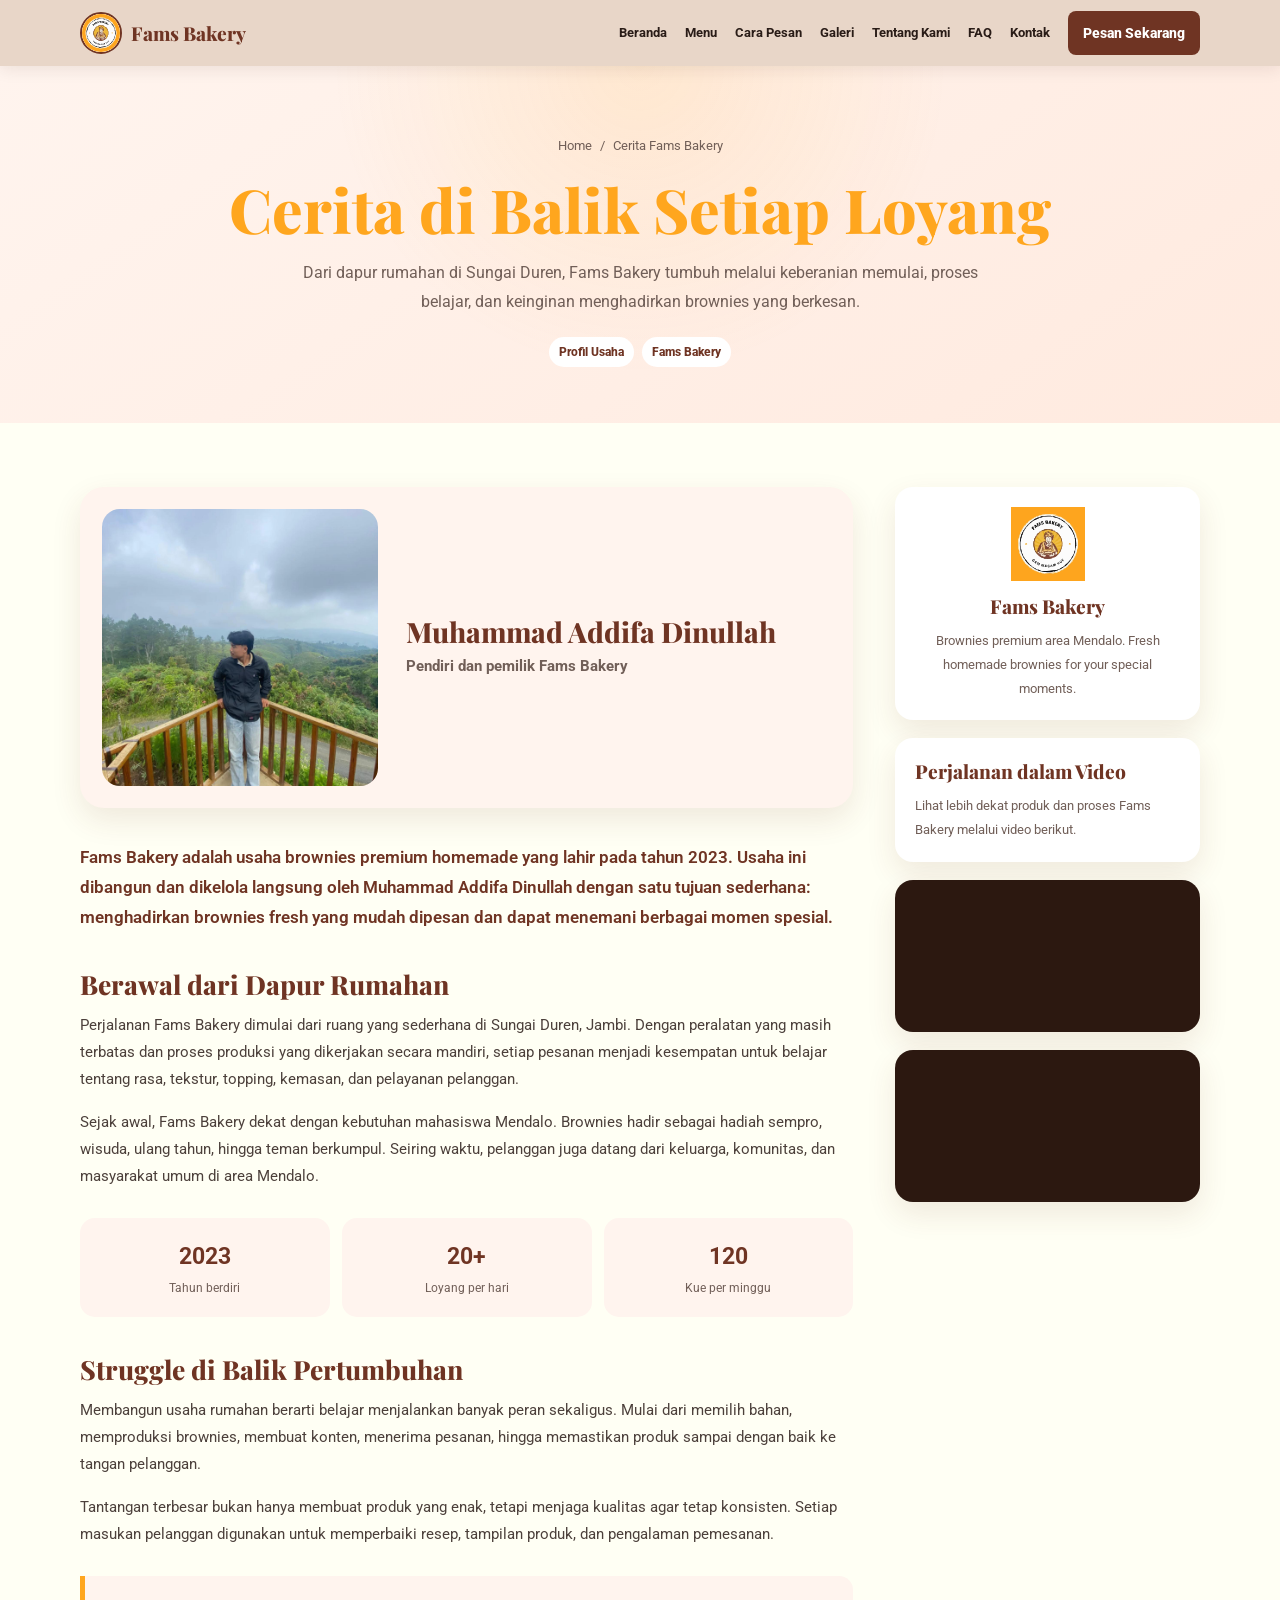
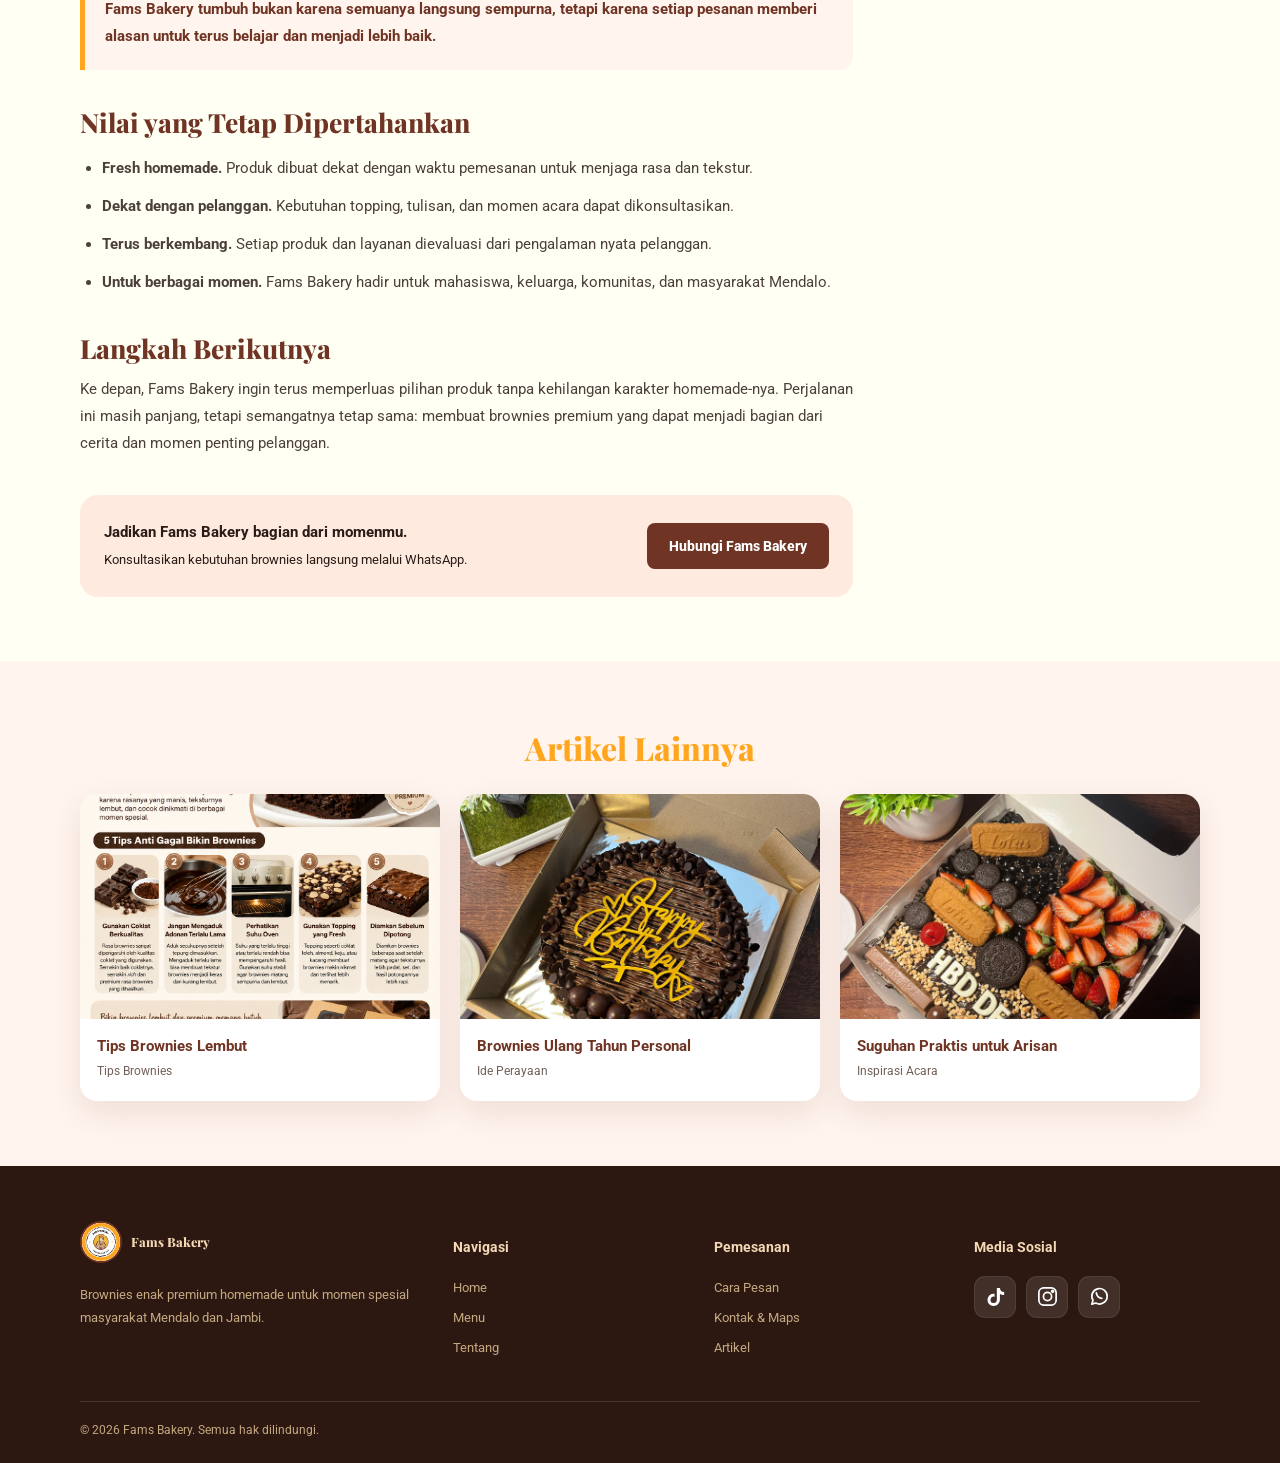
<file: artikel.html>
<!DOCTYPE html>
<html lang="id">

<head>
  <meta charset="UTF-8">
  <meta name="viewport" content="width=device-width,initial-scale=1.0">
  <title>Cerita di Balik Fams Bakery</title>
  <meta name="description" content="Mengenal perjalanan Muhammad Addifa Dinullah membangun Fams Bakery dari dapur rumahan hingga menjadi brownies premium favorit masyarakat Mendalo.">
  <link rel="icon" href="img/Logo-usaha.svg" type="image/svg+xml">
  <link rel="preconnect" href="https://fonts.googleapis.com">
  <link rel="preconnect" href="https://fonts.gstatic.com" crossorigin>
  <link href="https://fonts.googleapis.com/css2?family=Playfair+Display:wght@700;800&family=Roboto:wght@400;500;600;700;900&display=swap" rel="stylesheet">
  <link rel="stylesheet" href="css/article.css">
</head>

<body>
  <nav class="navbar" aria-label="Navigasi utama">
    <div class="container nav-inner">
      <a class="brand" href="index.html#hero"><span class="brand-mark"><img src="img/Logo-usaha.svg" alt="Logo Fams Bakery"></span><span>Fams Bakery</span></a>
      <div class="desktop-nav"><a href="index.html#hero">Beranda</a><a href="index.html#catalog">Menu</a><a href="index.html#how-to-order">Cara Pesan</a><a href="index.html#gallery">Galeri</a><a href="index.html#about">Tentang Kami</a><a href="index.html#faq">FAQ</a><a href="index.html#contact">Kontak</a><a class="btn btn-primary nav-cta" href="https://wa.me/6282315490337" target="_blank" rel="noopener noreferrer">Pesan Sekarang</a></div>
      <button class="menu-toggle" type="button" aria-label="Buka menu" aria-expanded="false" aria-controls="mobile-menu"><span></span><span></span><span></span></button>
    </div>
    <div class="mobile-menu" id="mobile-menu"><a href="index.html#hero">Beranda</a><a href="index.html#catalog">Menu</a><a href="index.html#how-to-order">Cara Pesan</a><a href="index.html#gallery">Galeri</a><a href="index.html#about">Tentang Kami</a><a href="index.html#faq">FAQ</a><a href="index.html#contact">Kontak</a><a class="btn btn-primary" href="https://wa.me/6282315490337" target="_blank" rel="noopener noreferrer">Pesan Sekarang</a></div>
  </nav>

  <header class="article-hero business-hero">
    <div class="container">
      <div class="breadcrumb"><a href="index.html">Home</a><span>/</span><span>Cerita Fams Bakery</span></div>
      <h1>Cerita di Balik Setiap Loyang</h1>
      <p>Dari dapur rumahan di Sungai Duren, Fams Bakery tumbuh melalui keberanian memulai, proses belajar, dan keinginan menghadirkan brownies yang berkesan.</p>
      <div class="article-meta"><span>Profil Usaha</span><span>Fams Bakery</span></div>
    </div>
  </header>

  <main>
    <div class="container article-layout">
      <article class="article-content">
        <figure class="owner-feature">
          <img src="img/owner.jpeg" alt="Muhammad Addifa Dinullah, owner Fams Bakery">
          <figcaption><strong>Muhammad Addifa Dinullah</strong><span>Pendiri dan pemilik Fams Bakery</span></figcaption>
        </figure>

        <p class="article-lead">Fams Bakery adalah usaha brownies premium homemade yang lahir pada tahun 2023. Usaha ini dibangun dan dikelola langsung oleh Muhammad Addifa Dinullah dengan satu tujuan sederhana: menghadirkan brownies fresh yang mudah dipesan dan dapat menemani berbagai momen spesial.</p>

        <h2>Berawal dari Dapur Rumahan</h2>
        <p>Perjalanan Fams Bakery dimulai dari ruang yang sederhana di Sungai Duren, Jambi. Dengan peralatan yang masih terbatas dan proses produksi yang dikerjakan secara mandiri, setiap pesanan menjadi kesempatan untuk belajar tentang rasa, tekstur, topping, kemasan, dan pelayanan pelanggan.</p>
        <p>Sejak awal, Fams Bakery dekat dengan kebutuhan mahasiswa Mendalo. Brownies hadir sebagai hadiah sempro, wisuda, ulang tahun, hingga teman berkumpul. Seiring waktu, pelanggan juga datang dari keluarga, komunitas, dan masyarakat umum di area Mendalo.</p>

        <div class="business-stats">
          <div><strong>2023</strong><span>Tahun berdiri</span></div>
          <div><strong>20+</strong><span>Loyang per hari</span></div>
          <div><strong>120</strong><span>Kue per minggu</span></div>
        </div>

        <h2>Struggle di Balik Pertumbuhan</h2>
        <p>Membangun usaha rumahan berarti belajar menjalankan banyak peran sekaligus. Mulai dari memilih bahan, memproduksi brownies, membuat konten, menerima pesanan, hingga memastikan produk sampai dengan baik ke tangan pelanggan.</p>
        <p>Tantangan terbesar bukan hanya membuat produk yang enak, tetapi menjaga kualitas agar tetap konsisten. Setiap masukan pelanggan digunakan untuk memperbaiki resep, tampilan produk, dan pengalaman pemesanan.</p>

        <div class="callout">Fams Bakery tumbuh bukan karena semuanya langsung sempurna, tetapi karena setiap pesanan memberi alasan untuk terus belajar dan menjadi lebih baik.</div>

        <h2>Nilai yang Tetap Dipertahankan</h2>
        <ul>
          <li><strong>Fresh homemade.</strong> Produk dibuat dekat dengan waktu pemesanan untuk menjaga rasa dan tekstur.</li>
          <li><strong>Dekat dengan pelanggan.</strong> Kebutuhan topping, tulisan, dan momen acara dapat dikonsultasikan.</li>
          <li><strong>Terus berkembang.</strong> Setiap produk dan layanan dievaluasi dari pengalaman nyata pelanggan.</li>
          <li><strong>Untuk berbagai momen.</strong> Fams Bakery hadir untuk mahasiswa, keluarga, komunitas, dan masyarakat Mendalo.</li>
        </ul>

        <h2>Langkah Berikutnya</h2>
        <p>Ke depan, Fams Bakery ingin terus memperluas pilihan produk tanpa kehilangan karakter homemade-nya. Perjalanan ini masih panjang, tetapi semangatnya tetap sama: membuat brownies premium yang dapat menjadi bagian dari cerita dan momen penting pelanggan.</p>

        <div class="article-cta">
          <div><strong>Jadikan Fams Bakery bagian dari momenmu.</strong><br><small>Konsultasikan kebutuhan brownies langsung melalui WhatsApp.</small></div>
          <a class="btn btn-primary" href="https://wa.me/6282315490337" target="_blank" rel="noopener noreferrer">Hubungi Fams Bakery</a>
        </div>
      </article>

      <aside class="article-sidebar">
        <div class="sidebar-card owner-summary">
          <img src="img/Logo-usaha.svg" alt="Logo Fams Bakery">
          <h2>Fams Bakery</h2>
          <p>Brownies premium area Mendalo. Fresh homemade brownies for your special moments.</p>
        </div>
        <div class="sidebar-card"><h2>Perjalanan dalam Video</h2><p>Lihat lebih dekat produk dan proses Fams Bakery melalui video berikut.</p></div>
        <div class="side-video"><video autoplay muted loop playsinline preload="metadata"><source src="Video1.mp4" type="video/mp4"></video></div>
        <div class="side-video"><video autoplay muted loop playsinline preload="metadata"><source src="Video2.mp4" type="video/mp4"></video></div>
      </aside>
    </div>
  </main>

  <section class="related">
    <div class="container">
      <h2>Artikel Lainnya</h2>
      <div class="related-grid">
        <a class="related-card" href="artikel-tips.html"><img src="img/Artikel 1.png" alt=""><div><strong>Tips Brownies Lembut</strong><span>Tips Brownies</span></div></a>
        <a class="related-card" href="artikel-ulang-tahun.html"><img src="img/HBD.jpeg" alt=""><div><strong>Brownies Ulang Tahun Personal</strong><span>Ide Perayaan</span></div></a>
        <a class="related-card" href="artikel-arisan.html"><img src="img/Favs.jpeg" alt=""><div><strong>Suguhan Praktis untuk Arisan</strong><span>Inspirasi Acara</span></div></a>
      </div>
    </div>
  </section>

  <footer class="footer">
    <div class="container footer-grid">
      <div><a class="brand footer-brand" href="index.html#hero"><span class="brand-mark"><img src="img/Logo-usaha.svg" alt="Logo Fams Bakery"></span><span>Fams Bakery</span></a>
        <p>Brownies enak premium homemade untuk momen spesial masyarakat Mendalo dan Jambi.</p>
      </div>
      <div>
        <h3>Navigasi</h3><a href="index.html#hero">Home</a><a href="index.html#catalog">Menu</a><a href="index.html#about">Tentang</a>
      </div>
      <div>
        <h3>Pemesanan</h3><a href="index.html#how-to-order">Cara Pesan</a><a href="index.html#contact">Kontak & Maps</a><a href="artikel.html">Artikel</a>
      </div>
      <div>
        <h3>Media Sosial</h3>
        <div class="social-links"><a href="https://www.tiktok.com/@fams_baker_s" target="_blank" rel="noopener noreferrer" aria-label="TikTok Fams Bakery" title="TikTok"><svg viewBox="0 0 24 24" aria-hidden="true"><path d="M16.6 3c.3 2.6 1.8 4.1 4.4 4.3v3.1a8.2 8.2 0 0 1-4.4-1v6.1a6.5 6.5 0 1 1-5.6-6.4v3.2a3.3 3.3 0 1 0 2.4 3.2V3h3.2Z" /></svg></a><a href="https://www.instagram.com/fams.baker_s/" target="_blank" rel="noopener noreferrer" aria-label="Instagram Fams Bakery" title="Instagram"><svg viewBox="0 0 24 24" aria-hidden="true"><rect x="3" y="3" width="18" height="18" rx="5" /><circle cx="12" cy="12" r="4.25" /><circle cx="17.4" cy="6.6" r="1" /></svg></a><a href="https://wa.me/6282315490337" target="_blank" rel="noopener noreferrer" aria-label="WhatsApp Fams Bakery" title="WhatsApp"><svg viewBox="0 0 24 24" aria-hidden="true"><path d="M20 11.8a8 8 0 0 1-11.8 7L4 20l1.2-4.1A8 8 0 1 1 20 11.8Z" /><path d="M8.7 8.2c.4 3.4 2.3 5.3 5.7 5.8" /></svg></a></div>
      </div>
    </div>
    <div class="container footer-bottom">© 2026 Fams Bakery. Semua hak dilindungi.</div>
  </footer>
  <script>const t=document.querySelector('.menu-toggle'),m=document.querySelector('.mobile-menu');t.addEventListener('click',()=>{const o=m.classList.toggle('open');t.setAttribute('aria-expanded',String(o))});document.querySelectorAll('.mobile-menu a').forEach(a=>a.addEventListener('click',()=>{m.classList.remove('open');t.setAttribute('aria-expanded','false')}));</script>
</body>

</html>
</file>
<file: css/article.css>
:root {
    --cream: #fffff4;
    --alt: #fff4ee;
    --sand: #e8d5c6;
    --card: #ffeadf;
    --brown: #6f3423;
    --dark: #2c1810;
    --orange: #ffa61e;
    --text: #291c17;
    --muted: #715f58;
    --shadow: 0 12px 30px rgba(111, 52, 35, .11)
}

* {
    box-sizing: border-box;
    scroll-behavior: smooth
}

html {
    scroll-padding-top: 76px
}

body {
    margin: 0;
    overflow-x: hidden;
    background: var(--cream);
    color: var(--text);
    font: 400 15px/1.8 Roboto, sans-serif
}

img,
video {
    display: block;
    max-width: 100%
}

a {
    color: inherit;
    text-decoration: none
}

.container {
    width: min(1120px, calc(100% - 40px));
    margin: auto
}

.navbar {
    position: sticky;
    z-index: 50;
    top: 0;
    background: rgba(232, 213, 198, .96);
    box-shadow: 0 3px 16px rgba(44, 24, 16, .09);
    backdrop-filter: blur(12px)
}

.nav-inner {
    display: flex;
    min-height: 66px;
    align-items: center;
    justify-content: space-between;
    gap: 20px
}

.brand {
    display: inline-flex;
    align-items: center;
    gap: 9px;
    color: var(--brown);
    font: 800 1.2rem "Playfair Display", serif;
    white-space: nowrap
}

.brand-mark {
    display: grid;
    width: 42px;
    height: 42px;
    overflow: hidden;
    place-items: center;
    border: 2px solid var(--brown);
    border-radius: 50%;
    background: var(--cream)
}

.brand-mark img {
    width: 100%;
    height: 100%;
    object-fit: cover
}

.desktop-nav {
    display: flex;
    align-items: center;
    gap: 18px;
    font-size: .82rem;
    font-weight: 700
}

.menu-toggle {
    display: none;
    width: 42px;
    height: 42px;
    padding: 10px;
    border: 0;
    background: none
}

.menu-toggle span {
    display: block;
    height: 2px;
    margin: 5px;
    background: var(--brown)
}

.mobile-menu {
    display: none;
    padding: 8px 20px 20px
}

.mobile-menu.open {
    display: grid;
    gap: 7px
}

.mobile-menu a:not(.btn) {
    padding: 7px;
    font-weight: 700
}

.btn {
    display: inline-flex;
    min-height: 44px;
    align-items: center;
    justify-content: center;
    padding: 9px 20px;
    border: 2px solid transparent;
    border-radius: 8px;
    font-size: .86rem;
    font-weight: 800
}

.btn-primary {
    background: var(--brown);
    color: #fff
}

.btn-outline {
    border-color: var(--brown);
    color: var(--brown)
}

.nav-cta {
    padding: 7px 13px
}

.article-hero {
    padding: 68px 0 56px;
    background: linear-gradient(145deg, var(--alt), var(--card));
    text-align: center
}

.breadcrumb {
    display: flex;
    justify-content: center;
    gap: 8px;
    margin-bottom: 18px;
    color: var(--muted);
    font-size: .8rem
}

.article-hero h1 {
    max-width: 850px;
    margin: 0 auto 16px;
    color: var(--orange);
    font: 800 clamp(2rem, 5vw, 3.8rem)/1.12 "Playfair Display", serif
}

.article-hero p {
    max-width: 720px;
    margin: auto;
    color: var(--muted);
    font-size: 1rem
}

.article-meta {
    display: flex;
    flex-wrap: wrap;
    justify-content: center;
    gap: 8px;
    margin-top: 20px
}

.article-meta span {
    padding: 5px 10px;
    border-radius: 99px;
    background: #fff;
    color: var(--brown);
    font-size: .72rem;
    font-weight: 800
}

.article-layout {
    display: grid;
    grid-template-columns: minmax(0, 1.65fr) minmax(260px, .65fr);
    align-items: start;
    gap: 42px;
    padding: 64px 0
}

.article-content {
    min-width: 0
}

.article-cover {
    width: 100%;
    max-height: 480px;
    margin-bottom: 30px;
    border-radius: 22px;
    object-fit: cover;
    box-shadow: var(--shadow)
}

.tips-page .article-layout {
    grid-template-columns: minmax(0, 700px) minmax(240px, 280px);
    justify-content: center;
    gap: 36px
}

.tips-page .article-content {
    max-width: 700px
}

.tips-page .article-cover {
    width: auto;
    max-width: min(100%, 500px);
    max-height: 750px;
    margin: 0 auto 34px;
    object-fit: contain
}

.tips-page .article-content>p,
.tips-page .article-content>h2,
.tips-page .article-content>ol,
.tips-page .article-content>.callout,
.tips-page .article-content>.article-cta {
    max-width: 660px;
    margin-right: auto;
    margin-left: auto
}

.tips-page .side-video video {
    max-height: 400px
}

.article-content h2 {
    margin: 34px 0 10px;
    color: var(--brown);
    font: 800 1.65rem "Playfair Display", serif
}

.article-content h3 {
    margin: 25px 0 7px;
    color: var(--brown);
    font-size: 1.05rem
}

.article-content p {
    margin: 0 0 16px;
    color: #4c403b
}

.article-content ul,
.article-content ol {
    padding-left: 22px;
    color: #4c403b
}

.article-content li {
    margin-bottom: 11px
}

.callout {
    margin: 28px 0;
    padding: 20px;
    border-left: 5px solid var(--orange);
    border-radius: 0 14px 14px 0;
    background: var(--alt);
    color: var(--brown);
    font-weight: 700
}

.article-cta {
    display: flex;
    align-items: center;
    justify-content: space-between;
    gap: 20px;
    margin-top: 38px;
    padding: 24px;
    border-radius: 18px;
    background: var(--card)
}

.business-hero {
    background: radial-gradient(circle at 50% 0, rgba(255, 166, 30, .12), transparent 42%), linear-gradient(145deg, var(--alt), var(--card))
}

.owner-feature {
    display: grid;
    grid-template-columns: minmax(220px, .65fr) 1fr;
    align-items: center;
    gap: 28px;
    margin: 0 0 34px;
    padding: 22px;
    border-radius: 24px;
    background: var(--alt);
    box-shadow: var(--shadow)
}

.owner-feature img {
    width: 100%;
    aspect-ratio: 1;
    object-fit: cover;
    border-radius: 18px
}

.owner-feature figcaption {
    display: grid;
    gap: 5px
}

.owner-feature strong {
    color: var(--brown);
    font: 800 1.75rem/1.2 "Playfair Display", serif
}

.owner-feature span {
    color: var(--muted);
    font-weight: 700
}

.article-lead {
    color: var(--brown) !important;
    font-size: 1.05rem;
    font-weight: 600
}

.business-stats {
    display: grid;
    grid-template-columns: repeat(3, 1fr);
    gap: 12px;
    margin: 28px 0
}

.business-stats div {
    padding: 18px 10px;
    border-radius: 15px;
    background: var(--alt);
    text-align: center
}

.business-stats strong,
.business-stats span {
    display: block
}

.business-stats strong {
    color: var(--brown);
    font-size: 1.45rem
}

.business-stats span {
    color: var(--muted);
    font-size: .72rem
}

.owner-summary {
    text-align: center
}

.owner-summary img {
    width: 74px;
    height: 74px;
    margin: 0 auto 12px
}

.owner-summary h2 {
    margin-bottom: 4px
}

.article-sidebar {
    position: sticky;
    top: 90px;
    display: grid;
    gap: 18px
}

.sidebar-card {
    padding: 20px;
    border-radius: 18px;
    background: #fff;
    box-shadow: var(--shadow)
}

.sidebar-card h2 {
    margin: 0 0 10px;
    color: var(--brown);
    font: 800 1.2rem "Playfair Display", serif
}

.sidebar-card p {
    margin: 0;
    color: var(--muted);
    font-size: .82rem
}

.side-video {
    overflow: hidden;
    border-radius: 18px;
    background: var(--dark);
    box-shadow: var(--shadow)
}

.side-video video {
    width: 100%;
    max-height: 470px;
    object-fit: cover
}

.related {
    padding: 65px 0;
    background: var(--alt)
}

.related h2 {
    margin: 0 0 25px;
    color: var(--orange);
    font: 800 2rem "Playfair Display", serif;
    text-align: center
}

.related-grid {
    display: grid;
    grid-template-columns: repeat(3, 1fr);
    gap: 20px
}

.related-card {
    overflow: hidden;
    border-radius: 17px;
    background: #fff;
    box-shadow: var(--shadow)
}

.related-card img {
    width: 100%;
    aspect-ratio: 16/10;
    object-fit: cover
}

.related-card div {
    padding: 17px
}

.related-card strong {
    display: block;
    color: var(--brown);
    line-height: 1.4
}

.related-card span {
    color: var(--muted);
    font-size: .75rem
}

.footer {
    padding: 55px 0 22px;
    background: var(--dark);
    color: #f5e6d0
}

.footer-grid {
    display: grid;
    grid-template-columns: 1.5fr repeat(3, 1fr);
    gap: 35px
}

.footer-brand,
.footer .brand {
    color: #f5d8b5
}

.footer-grid p,
.footer-grid a {
    color: #c4a882;
    font-size: .8rem
}

.footer-grid>div>a:not(.brand) {
    display: block;
    margin: 7px 0
}

.footer-grid h3 {
    color: #f5d8b5;
    font-size: .9rem
}

.social-links {
    display: flex;
    gap: 10px
}

.social-links a {
    display: grid;
    width: 42px;
    height: 42px;
    place-items: center;
    border: 1px solid rgba(255, 255, 255, .08);
    border-radius: 11px;
    background: rgba(255, 255, 255, .1);
    color: #fff;
    transition: transform .2s ease, background .2s ease, border-color .2s ease
}

.social-links a:hover {
    transform: translateY(-2px);
    border-color: rgba(255, 166, 30, .5);
    background: rgba(255, 166, 30, .18)
}

.social-links svg {
    width: 23px;
    height: 23px;
    fill: none;
    stroke: #fff;
    stroke-width: 1.8;
    stroke-linecap: round;
    stroke-linejoin: round
}

.social-links a:first-child svg {
    fill: #fff;
    stroke: none
}

.footer-bottom {
    margin-top: 35px;
    padding-top: 18px;
    border-top: 1px solid rgba(255, 255, 255, .12);
    color: #c4a882;
    font-size: .75rem
}

@media(max-width:1024px) {
    .desktop-nav {
        gap: 10px;
        font-size: .74rem
    }

    .nav-cta {
        display: none
    }
}

@media(max-width:768px) {
    .container {
        width: min(100% - 32px, 680px)
    }

    .desktop-nav {
        display: none
    }

    .menu-toggle {
        display: block
    }

    .article-hero {
        padding: 52px 0 44px
    }

    .article-layout {
        grid-template-columns: 1fr;
        gap: 30px;
        padding: 48px 0
    }

    .tips-page .article-layout {
        grid-template-columns: 1fr
    }

    .tips-page .article-content {
        max-width: none
    }

    .article-sidebar {
        position: static;
        grid-template-columns: 1fr 1fr
    }

    .sidebar-card {
        grid-column: 1/-1
    }

    .related-grid {
        grid-template-columns: 1fr 1fr
    }

    .footer-grid {
        grid-template-columns: repeat(2, 1fr)
    }
}

@media(max-width:520px) {
    body {
        font-size: 14px
    }

    .container {
        width: calc(100% - 28px)
    }

    .article-hero h1 {
        font-size: 2.15rem
    }

    .article-cover {
        max-height: 320px
    }

    .tips-page .article-cover {
        width: 100%;
        max-width: 420px;
        max-height: none
    }

    .article-content h2 {
        font-size: 1.4rem
    }

    .article-sidebar,
    .related-grid {
        grid-template-columns: 1fr
    }

    .sidebar-card {
        grid-column: auto
    }

    .side-video video {
        max-height: 390px
    }

    .article-cta {
        align-items: stretch;
        flex-direction: column
    }

    .article-cta .btn {
        width: 100%
    }

    .owner-feature {
        grid-template-columns: 1fr;
        padding: 14px
    }

    .owner-feature strong {
        font-size: 1.45rem
    }

    .business-stats {
        gap: 6px
    }

    .business-stats div {
        padding: 13px 4px
    }

    .business-stats strong {
        font-size: 1.2rem
    }

    .footer-grid {
        grid-template-columns: 1fr;
        gap: 24px
    }
}

@media(max-width:360px) {
    .container {
        width: calc(100% - 24px)
    }
}
</file>
